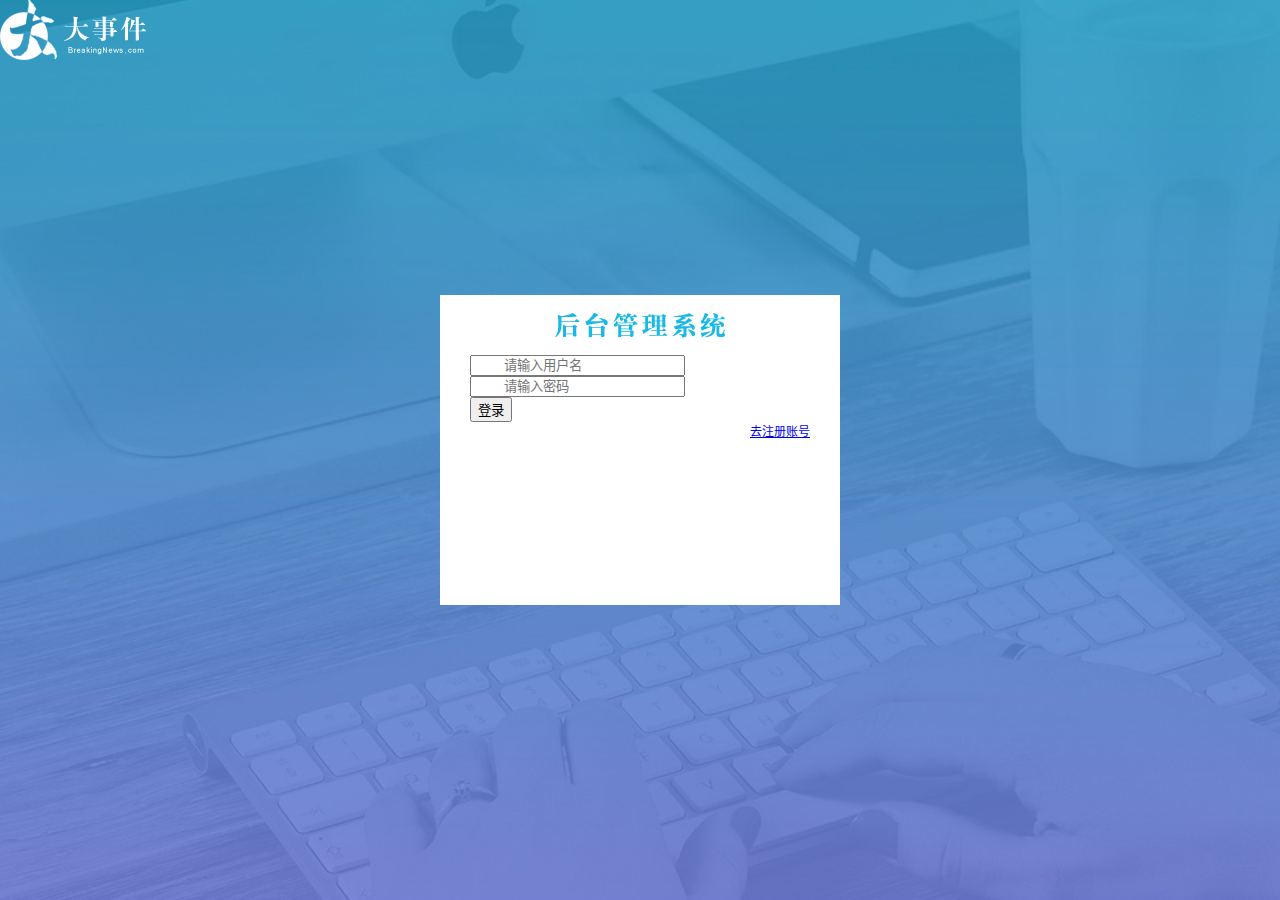
<file: login.html>
<!DOCTYPE html>
<html lang="zh-CN">

<head>
    <meta charset="UTF-8">
    <meta http-equiv="X-UA-Compatible" content="IE=edge">
    <meta name="viewport" content="width=device-width, initial-scale=1.0">
    <title>大事件-登录/注册</title>
    <link rel="stylesheet" href="https://cdn.staticfile.org/layui/2.6.8/css/layui.min.css">
    <link rel="stylesheet" href="/assets/css/login.css">
</head>

<body>
    <!-- Logo 区域-->
    <div class="layui-main">
        <img src="/assets/images/logo.png" alt="">
    </div>
    <!-- 登录/注册 区域 -->
    <div class="loginAndRegBox">
        <div class="title-box"></div>
        <!-- 登录盒子 -->
        <div class="login-box">
            <form class="layui-form" id="form_login">
                <div class="layui-form-item">
                    <i class="layui-icon layui-icon-username"></i>
                    <input type="text" name="username" required lay-verify="required" placeholder="请输入用户名" autocomplete="off" class="layui-input">
                </div>
                <div class="layui-form-item">
                    <i class="layui-icon layui-icon-password"></i>
                    <input type="password" name="password" required lay-verify="required|pwd" placeholder="请输入密码" autocomplete="off" class="layui-input">
                </div>
                <div class="layui-form-item">
                    <button class="layui-btn layui-btn-fluid layui-btn-normal" lay-submit lay-filter>登录</button>
                </div>
                <div class="layui-form-item links">
                    <a href="javascript:;" id="link_reg">去注册账号</a>
                </div>
            </form>

        </div>
        <!-- 注册盒子 -->
        <div class="reg-box">
            <form class="layui-form" id="form_reg">
                <div class="layui-form-item">
                    <i class="layui-icon layui-icon-username"></i>
                    <input type="text" name="username" required lay-verify="required" placeholder="请输入用户名" autocomplete="off" class="layui-input">
                </div>
                <div class="layui-form-item">
                    <i class="layui-icon layui-icon-password"></i>
                    <input type="password" name="password" required lay-verify="required|pwd" placeholder="请输入密码" autocomplete="off" class="layui-input">
                </div>
                <div class="layui-form-item">
                    <i class="layui-icon layui-icon-password"></i>
                    <input type="password" name="repassword" required lay-verify="required|pwd|repwd" placeholder="再次输入密码" autocomplete="off" class="layui-input">
                </div>
                <div class="layui-form-item">
                    <button class="layui-btn layui-btn-fluid layui-btn-normal" lay-submit lay-filter>注册</button>
                </div>
                <div class="layui-form-item links">
                    <a href="javascript:;" id="link_login">去登录</a>
                </div>
            </form>
        </div>
    </div>
</body>
<script src="https://cdn.staticfile.org/layui/2.6.8/layui.min.js"></script>
<script src="https://cdn.staticfile.org/jquery/3.6.0/jquery.min.js"></script>
<script src="/assets/js/baseAPI.js"></script>
<script src="/assets/js/login.js"></script>

</html>
</file>
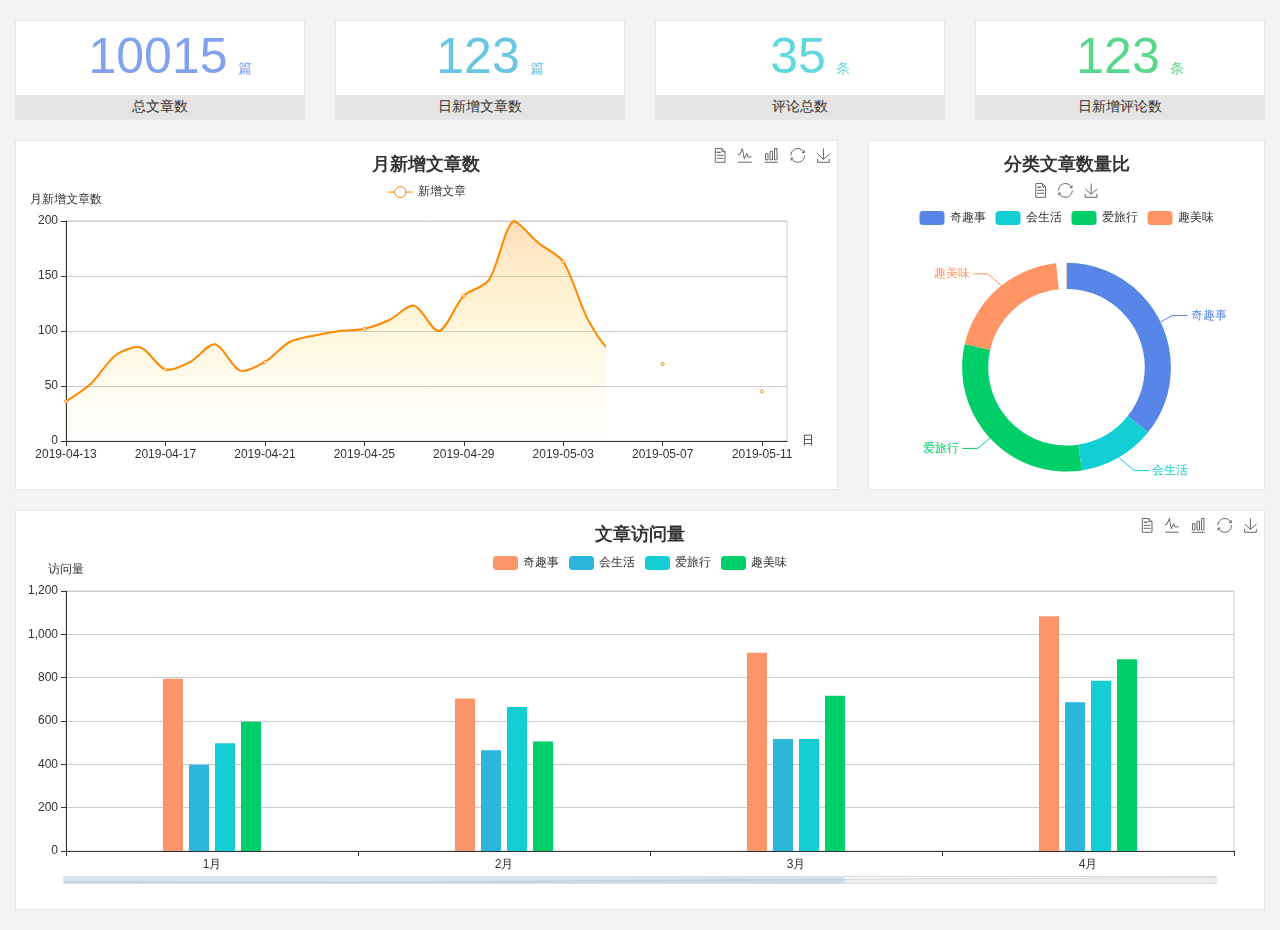
<file: home/dashboard.html>
<!DOCTYPE html>
<html lang="en">

<head>
  <meta charset="UTF-8">
  <meta name="viewport" content="width=device-width, initial-scale=1.0">
  <meta http-equiv="X-UA-Compatible" content="ie=edge">
  <title>图表统计</title>
  <link rel="stylesheet" href="../../assets/lib/bootstrap.css" />
  <link rel="stylesheet" href="../../assets/lib/main.css" />
  <script src="../../assets/lib/jquery.js"></script>
  <script type="text/javascript" src="../../assets/lib/echarts.min.js"></script>
</head>

<body>
  <div class="container-fluid">
    <div class="row spannel_list">
      <div class="col-sm-3 col-xs-6">
        <div class="spannel">
          <em>10015</em><span>篇</span>
          <b>总文章数</b>
        </div>
      </div>
      <div class="col-sm-3 col-xs-6">
        <div class="spannel scolor01">
          <em>123</em><span>篇</span>
          <b>日新增文章数</b>
        </div>
      </div>
      <div class="col-sm-3 col-xs-6">
        <div class="spannel scolor02">
          <em>35</em><span>条</span>
          <b>评论总数</b>
        </div>
      </div>
      <div class="col-sm-3 col-xs-6">
        <div class="spannel scolor03">
          <em>123</em><span>条</span>
          <b>日新增评论数</b>
        </div>
      </div>
    </div>
  </div>

  <div class="container-fluid">
    <div class="row curve-pie">
      <div class="col-lg-8 col-md-8">
        <div class="gragh_pannel" id="curve_show"></div>
      </div>
      <div class="col-lg-4 col-md-4">
        <div class="gragh_pannel" id="pie_show"></div>
      </div>
    </div>
  </div>

  <div class="container-fluid">
    <div class="column_pannel" id="column_show"></div>
  </div>

  <script>
    var oChart = echarts.init(document.getElementById('curve_show'));
    var aList_all = [
      { 'count': 36, 'date': '2019-04-13' },
      { 'count': 52, 'date': '2019-04-14' },
      { 'count': 78, 'date': '2019-04-15' },
      { 'count': 85, 'date': '2019-04-16' },
      { 'count': 65, 'date': '2019-04-17' },
      { 'count': 72, 'date': '2019-04-18' },
      { 'count': 88, 'date': '2019-04-19' },
      { 'count': 64, 'date': '2019-04-20' },
      { 'count': 72, 'date': '2019-04-21' },
      { 'count': 90, 'date': '2019-04-22' },
      { 'count': 96, 'date': '2019-04-23' },
      { 'count': 100, 'date': '2019-04-24' },
      { 'count': 102, 'date': '2019-04-25' },
      { 'count': 110, 'date': '2019-04-26' },
      { 'count': 123, 'date': '2019-04-27' },
      { 'count': 100, 'date': '2019-04-28' },
      { 'count': 132, 'date': '2019-04-29' },
      { 'count': 146, 'date': '2019-04-30' },
      { 'count': 200, 'date': '2019-05-01' },
      { 'count': 180, 'date': '2019-05-02' },
      { 'count': 163, 'date': '2019-05-03' },
      { 'count': 110, 'date': '2019-05-04' },
      { 'count': 80, 'date': '2019-05-05' },
      { 'count': 82, 'date': '2019-05-06' },
      { 'count': 70, 'date': '2019-05-07' },
      { 'count': 65, 'date': '2019-05-08' },
      { 'count': 54, 'date': '2019-05-09' },
      { 'count': 40, 'date': '2019-05-10' },
      { 'count': 45, 'date': '2019-05-11' },
      { 'count': 38, 'date': '2019-05-12' },
    ];

    let aCount = [];
    let aDate = [];

    for (var i = 0; i < aList_all.length; i++) {
      aCount.push(aList_all[i].count);
      aDate.push(aList_all[i].date);
    }

    var chartopt = {
      title: {
        text: '月新增文章数',
        left: 'center',
        top: '10'
      },
      tooltip: {
        trigger: 'axis'
      },
      legend: {
        data: ['新增文章'],
        top: '40'
      },
      toolbox: {
        show: true,
        feature: {
          mark: { show: true },
          dataView: { show: true, readOnly: false },
          magicType: { show: true, type: ['line', 'bar'] },
          restore: { show: true },
          saveAsImage: { show: true }
        }
      },
      calculable: true,
      xAxis: [
        {
          name: '日',
          type: 'category',
          boundaryGap: false,
          data: aDate
        }
      ],
      yAxis: [
        {
          name: '月新增文章数',
          type: 'value'
        }
      ],
      series: [
        {
          name: '新增文章',
          type: 'line',
          smooth: true,
          itemStyle: { normal: { areaStyle: { type: 'default' }, color: '#f80' }, lineStyle: { color: '#f80' } },
          data: aCount
        }],
      areaStyle: {
        normal: {
          color: new echarts.graphic.LinearGradient(0, 0, 0, 1, [{
            offset: 0,
            color: 'rgba(255,136,0,0.39)'
          }, {
            offset: .34,
            color: 'rgba(255,180,0,0.25)'
          }, {
            offset: 1,
            color: 'rgba(255,222,0,0.00)'
          }])

        }
      },
      grid: {
        show: true,
        x: 50,
        x2: 50,
        y: 80,
        height: 220
      }
    };

    oChart.setOption(chartopt);


    var oPie = echarts.init(document.getElementById('pie_show'));
    var oPieopt =
    {
      title: {
        top: 10,
        text: '分类文章数量比',
        x: 'center'
      },
      tooltip: {
        trigger: 'item',
        formatter: "{a} <br/>{b} : {c} ({d}%)"
      },
      color: ['#5885e8', '#13cfd5', '#00ce68', '#ff9565'],
      legend: {
        x: 'center',
        top: 65,
        data: ['奇趣事', '会生活', '爱旅行', '趣美味']
      },
      toolbox: {
        show: true,
        x: 'center',
        top: 35,
        feature: {
          mark: { show: true },
          dataView: { show: true, readOnly: false },
          magicType: {
            show: true,
            type: ['pie', 'funnel'],
            option: {
              funnel: {
                x: '25%',
                width: '50%',
                funnelAlign: 'left',
                max: 1548
              }
            }
          },
          restore: { show: true },
          saveAsImage: { show: true }
        }
      },
      calculable: true,
      series: [
        {
          name: '访问来源',
          type: 'pie',
          radius: ['45%', '60%'],
          center: ['50%', '65%'],
          data: [
            { value: 300, name: '奇趣事' },
            { value: 100, name: '会生活' },
            { value: 260, name: '爱旅行' },
            { value: 180, name: '趣美味' }
          ]
        }
      ]
    };
    oPie.setOption(oPieopt);



    var oColumn = this.echarts.init(document.getElementById('column_show'));
    var oColumnopt =
    {
      title: {
        text: '文章访问量',
        left: 'center',
        top: '10'
      },
      tooltip: {
        trigger: 'axis'
      },
      legend: {
        data: ['奇趣事', '会生活', '爱旅行', '趣美味'],
        top: '40'
      },
      toolbox: {
        show: true,
        feature: {
          mark: { show: true },
          dataView: { show: true, readOnly: false },
          magicType: { show: true, type: ['line', 'bar'] },
          restore: { show: true },
          saveAsImage: { show: true }
        }
      },
      calculable: true,
      xAxis: [
        {
          type: 'category',
          data: ['1月', '2月', '3月', '4月', '5月']
        }
      ],
      yAxis: [
        {
          name: '访问量',
          type: 'value'
        }
      ],
      series: [
        {
          name: '奇趣事',
          type: 'bar',
          barWidth: 20,
          itemStyle: {
            normal: { areaStyle: { type: 'default' }, color: '#fd956a' }
          },
          data: [800, 708, 920, 1090, 1200]
        },
        {
          name: '会生活',
          type: 'bar',
          barWidth: 20,
          itemStyle: {
            normal: { areaStyle: { type: 'default' }, color: '#2bb6db' }
          },
          data: [400, 468, 520, 690, 800]
        },
        {
          name: '爱旅行',
          type: 'bar',
          barWidth: 20,
          itemStyle: {
            normal: { areaStyle: { type: 'default' }, color: '#13cfd5' }
          },
          data: [500, 668, 520, 790, 900]
        },
        {
          name: '趣美味',
          type: 'bar',
          barWidth: 20,
          itemStyle: {
            normal: { areaStyle: { type: 'default' }, color: '#00ce68' }
          },
          data: [600, 508, 720, 890, 1000]
        }
      ],
      grid: {
        show: true,
        x: 50,
        x2: 30,
        y: 80,
        height: 260
      },
      dataZoom: [//给x轴设置滚动条
        {
          start: 0,//默认为0
          end: 100 - 1000 / 31,//默认为100
          type: 'slider',
          show: true,
          xAxisIndex: [0],
          handleSize: 0,//滑动条的 左右2个滑动条的大小
          height: 8,//组件高度
          left: 45, //左边的距离
          right: 50,//右边的距离
          bottom: 26,//右边的距离
          handleColor: '#ddd',//h滑动图标的颜色
          handleStyle: {
            borderColor: "#cacaca",
            borderWidth: "1",
            shadowBlur: 2,
            background: "#ddd",
            shadowColor: "#ddd",
          }
        }]
    };
    oColumn.setOption(oColumnopt);
  </script>
</body>

</html>
</file>
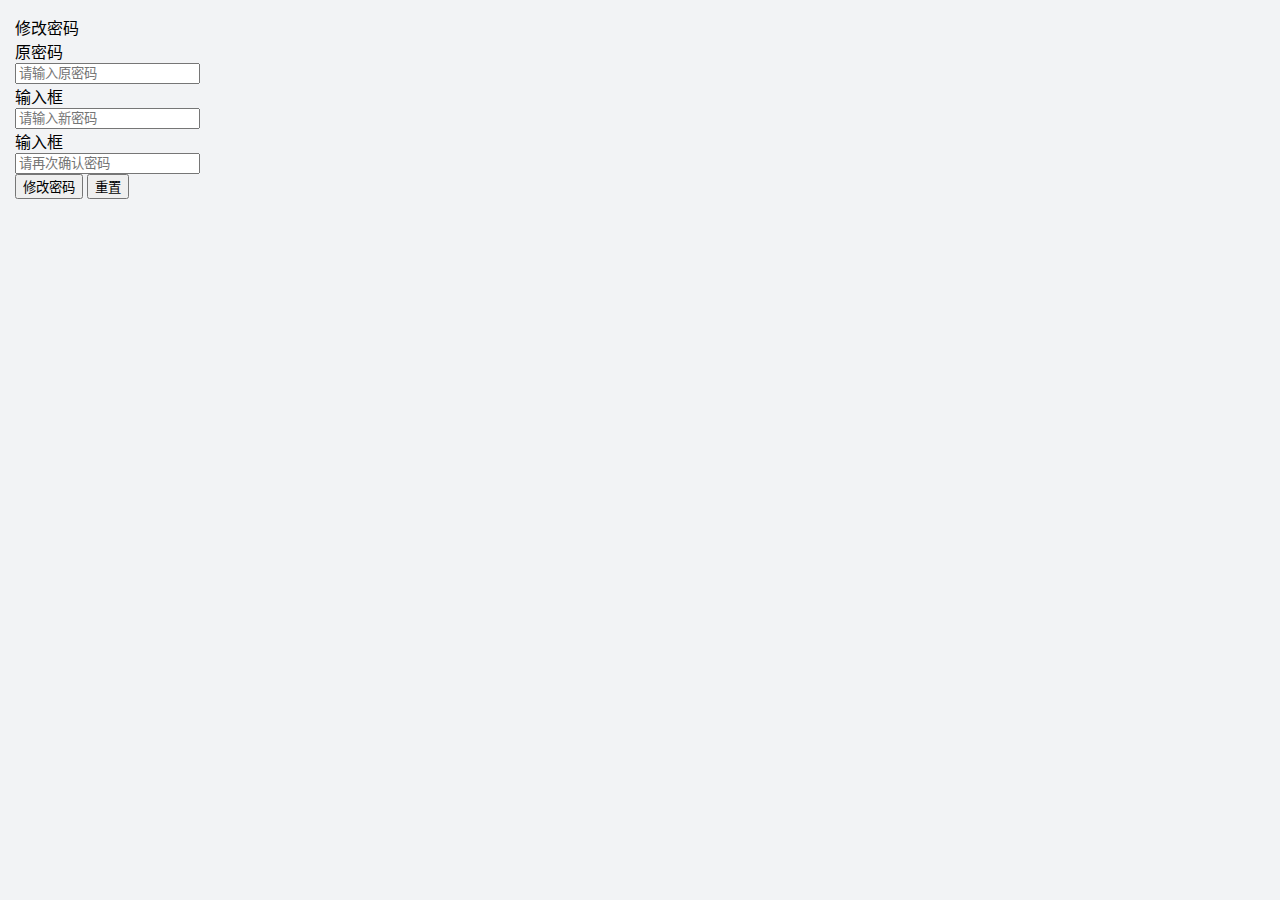
<file: user/use_pwd.html>
<!DOCTYPE html>
<html lang="zh-CN">

<head>
    <meta charset="UTF-8">
    <meta http-equiv="X-UA-Compatible" content="IE=edge">
    <meta name="viewport" content="width=device-width, initial-scale=1.0">
    <title>Document</title>
    <link rel="stylesheet" href="https://cdn.staticfile.org/layui/2.6.8/css/layui.min.css">
    <link rel="stylesheet" href="../assets/css/user/user_pwd.css">
</head>
</head>

<body>
    <div class="layui-card">
        <div class="layui-card-header">修改密码</div>
        <div class="layui-card-body">
            <form class="layui-form">
                <div class="layui-form-item">
                    <label class="layui-form-label">原密码</label>
                    <div class="layui-input-block">
                        <input type="password" name="oldPwd" required lay-verify="required|pwd" placeholder="请输入原密码" autocomplete="off" class="layui-input">
                    </div>
                </div>
                <div class="layui-form-item">
                    <label class="layui-form-label">输入框</label>
                    <div class="layui-input-block">
                        <input type="password" name="newPwd" required lay-verify="required|pwd|samePwd" placeholder="请输入新密码" autocomplete="off" class="layui-input">
                    </div>
                </div>
                <div class="layui-form-item">
                    <label class="layui-form-label">输入框</label>
                    <div class="layui-input-block">
                        <input type="password" name="rePwd" required lay-verify="required|pwd|rePwd" placeholder="请再次确认密码" autocomplete="off" class="layui-input">
                    </div>
                </div>
                <div class="layui-form-item">
                    <div class="layui-input-block">
                        <button class="layui-btn" lay-submit lay-filter="formDemo">修改密码</button>
                        <button type="reset" class="layui-btn layui-btn-primary">重置</button>
                    </div>
                </div>
            </form>
        </div>
    </div>


    <script src="https://cdn.staticfile.org/layui/2.6.8/layui.min.js"></script>
    <script src="https://cdn.staticfile.org/jquery/3.6.0/jquery.min.js"></script>
    <script src="/assets/js/baseAPI.js"></script>
    <script src="/assets/js/use/user_pwd.js"></script>
</body>

</html>
</file>
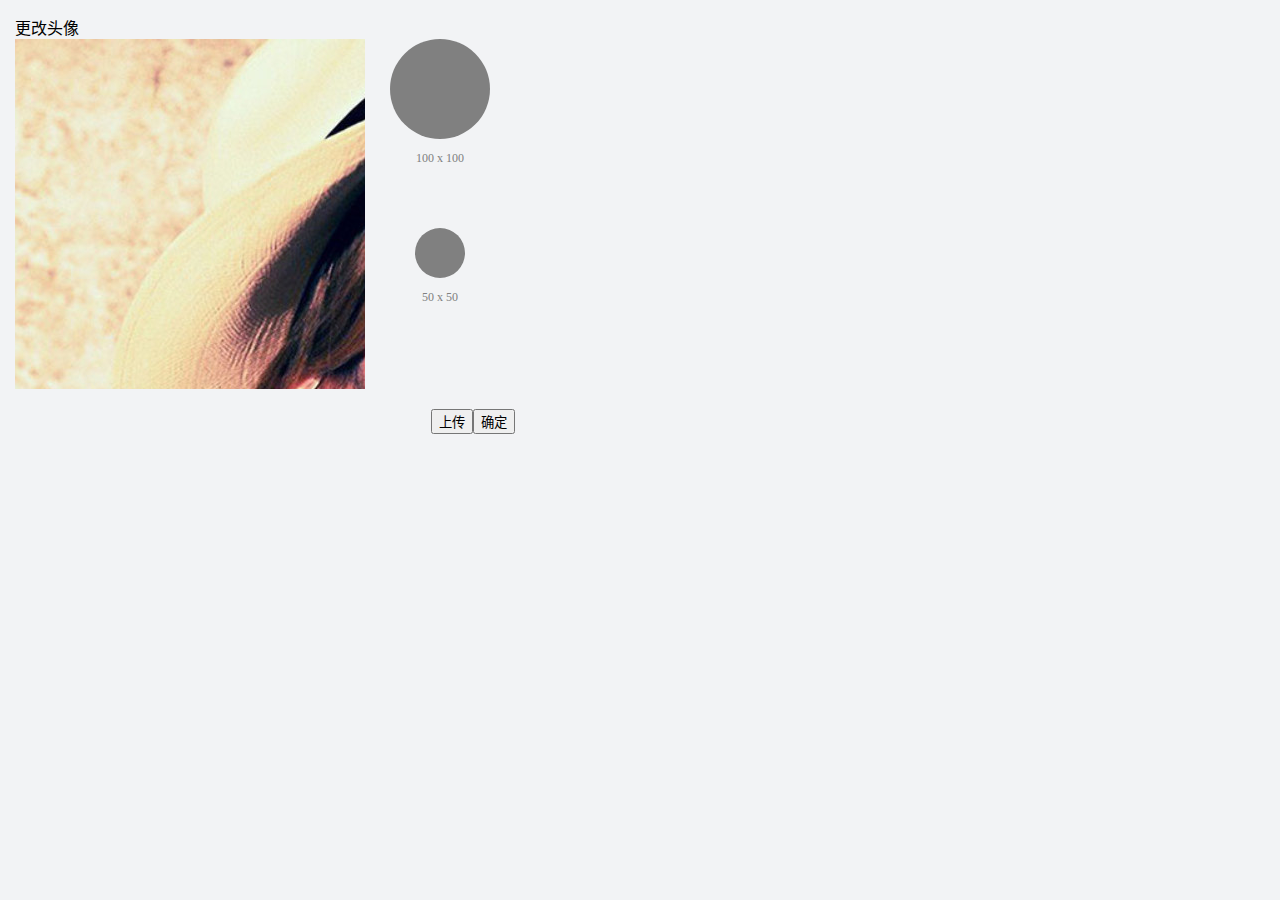
<file: user/user_avatar.html>
<!DOCTYPE html>
<html lang="zh-CN">

<head>
    <meta charset="UTF-8">
    <meta http-equiv="X-UA-Compatible" content="IE=edge">
    <meta name="viewport" content="width=device-width, initial-scale=1.0">
    <title>Document</title>
    <link rel="stylesheet" href="https://cdn.staticfile.org/layui/2.6.8/css/layui.min.css">
    <link rel="stylesheet" href="/assets/lib/cropper/cropper.css" />
    <link rel="stylesheet" href="../assets/css/user/user_avatar.css">
</head>

<body>
    <div class="layui-card">
        <div class="layui-card-header">更改头像</div>
        <div class="layui-card-body">
            <!-- 第一行的图片裁剪和预览区域 -->
            <div class="row1">
                <!-- 图片裁剪区域 -->
                <div class="cropper-box">
                    <!-- 这个 img 标签很重要，将来会把它初始化为裁剪区域 -->
                    <img id="image" src="/assets/images/sample.jpg" />
                </div>
                <!-- 图片的预览区域 -->
                <div class="preview-box">
                    <div>
                        <!-- 宽高为 100px 的预览区域 -->
                        <div class="img-preview w100"></div>
                        <p class="size">100 x 100</p>
                    </div>
                    <div>
                        <!-- 宽高为 50px 的预览区域 -->
                        <div class="img-preview w50"></div>
                        <p class="size">50 x 50</p>
                    </div>
                </div>
            </div>

            <!-- 第二行的按钮区域 -->
            <div class="row2">
                <input type="file" id="file" accept="image/png,image/jpeg">
                <button type="button" class="layui-btn" id="btnChoosefile">上传</button>
                <button type="button" class="layui-btn layui-btn-danger" id="btnUpload">确定</button>
            </div>
        </div>
    </div>


    <script src="https://cdn.staticfile.org/layui/2.6.8/layui.min.js"></script>
    <script src="https://cdn.staticfile.org/jquery/3.6.0/jquery.min.js"></script>
    <script src="/assets/lib/cropper/Cropper.js"></script>
    <script src="/assets/lib/cropper/jquery-cropper.js"></script>
    <script src="/assets/js/baseAPI.js"></script>
    <script src="/assets/js/use/user_avatar.js"></script>
</body>

</html>
</file>
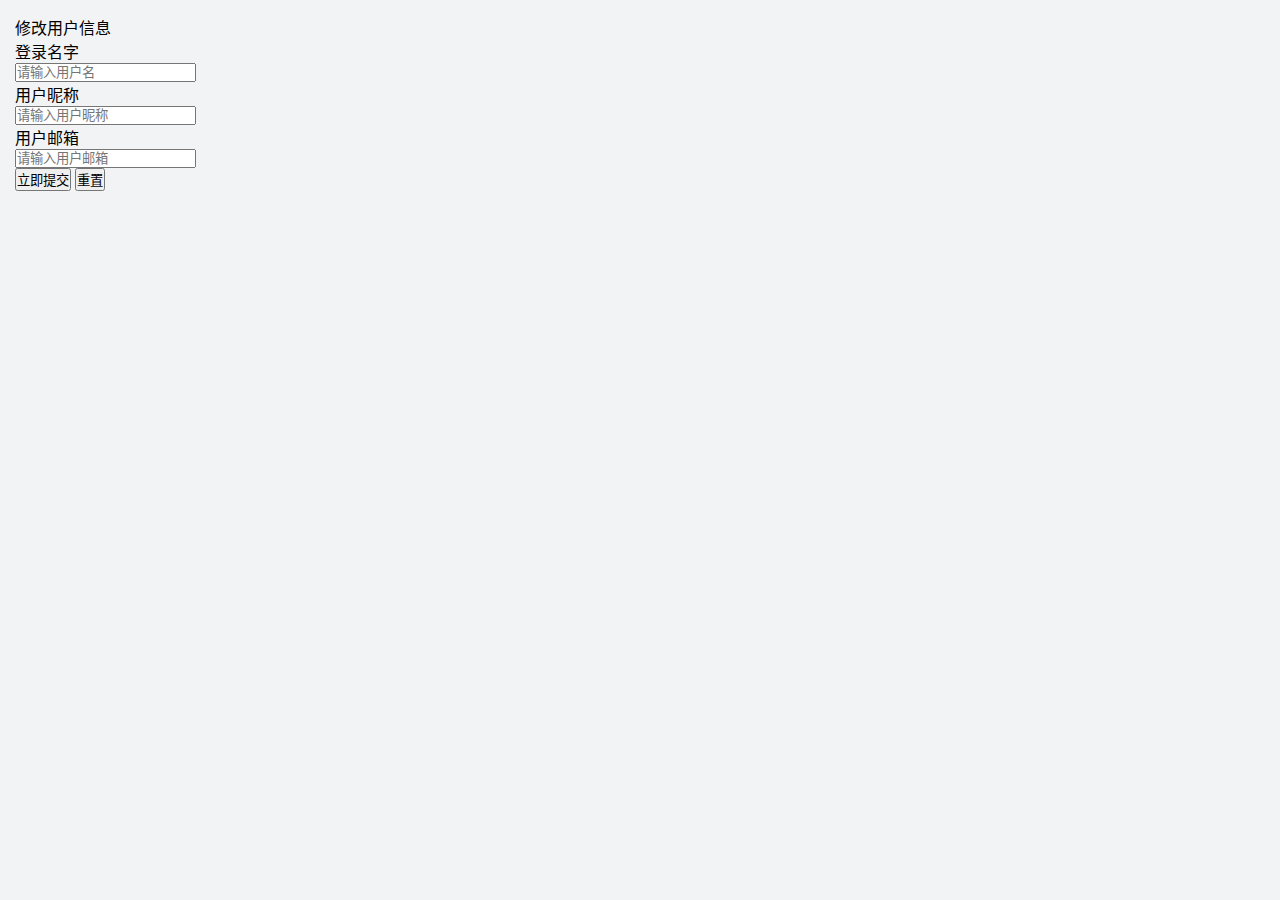
<file: user/user_info.html>
<!DOCTYPE html>
<html lang="zh-CN">

<head>
    <meta charset="UTF-8">
    <meta http-equiv="X-UA-Compatible" content="IE=edge">
    <meta name="viewport" content="width=device-width, initial-scale=1.0">
    <title>Document</title>
    <link rel="stylesheet" href="https://cdn.staticfile.org/layui/2.6.8/css/layui.min.css">
    <link rel="stylesheet" href="../assets/css/user/user_info.css">
</head>

<body>
    <div class="layui-card">
        <div class="layui-card-header">修改用户信息</div>
        <div class="layui-card-body">
            <form class="layui-form" lay-filter="formUserInfo">
                <!-- 这是隐藏域 -->
                <input type="hidden" name="id" value="">
                <div class="layui-form-item">
                    <label class="layui-form-label">登录名字</label>
                    <div class="layui-input-block">
                        <input type="text" name="username" required lay-verify="required" placeholder="请输入用户名" autocomplete="off" class="layui-input" readonly>
                    </div>
                </div>
                <div class="layui-form-item">
                    <label class="layui-form-label">用户昵称</label>
                    <div class="layui-input-block">
                        <input type="text" name="nickname" required lay-verify="required|nickname" placeholder="请输入用户昵称" autocomplete="off" class="layui-input">
                    </div>
                </div>
                <div class="layui-form-item">
                    <label class="layui-form-label">用户邮箱</label>
                    <div class="layui-input-block">
                        <input type="text" name="email" required lay-verify="required|email" placeholder="请输入用户邮箱" autocomplete="off" class="layui-input">
                    </div>
                </div>
                <div class="layui-form-item">
                    <div class="layui-input-block">
                        <button class="layui-btn" lay-submit lay-filter="formDemo">立即提交</button>
                        <button type="reset" class="layui-btn layui-btn-primary" id="btnReset">重置</button>
                    </div>
                </div>
            </form>
        </div>
    </div>
    <script src="https://cdn.staticfile.org/layui/2.6.8/layui.min.js"></script>
    <script src="https://cdn.staticfile.org/jquery/3.6.0/jquery.min.js"></script>
    <script src="/assets/js/baseAPI.js"></script>
    <script src="/assets/js/use/user_info.js"></script>
</body>

</html>
</file>
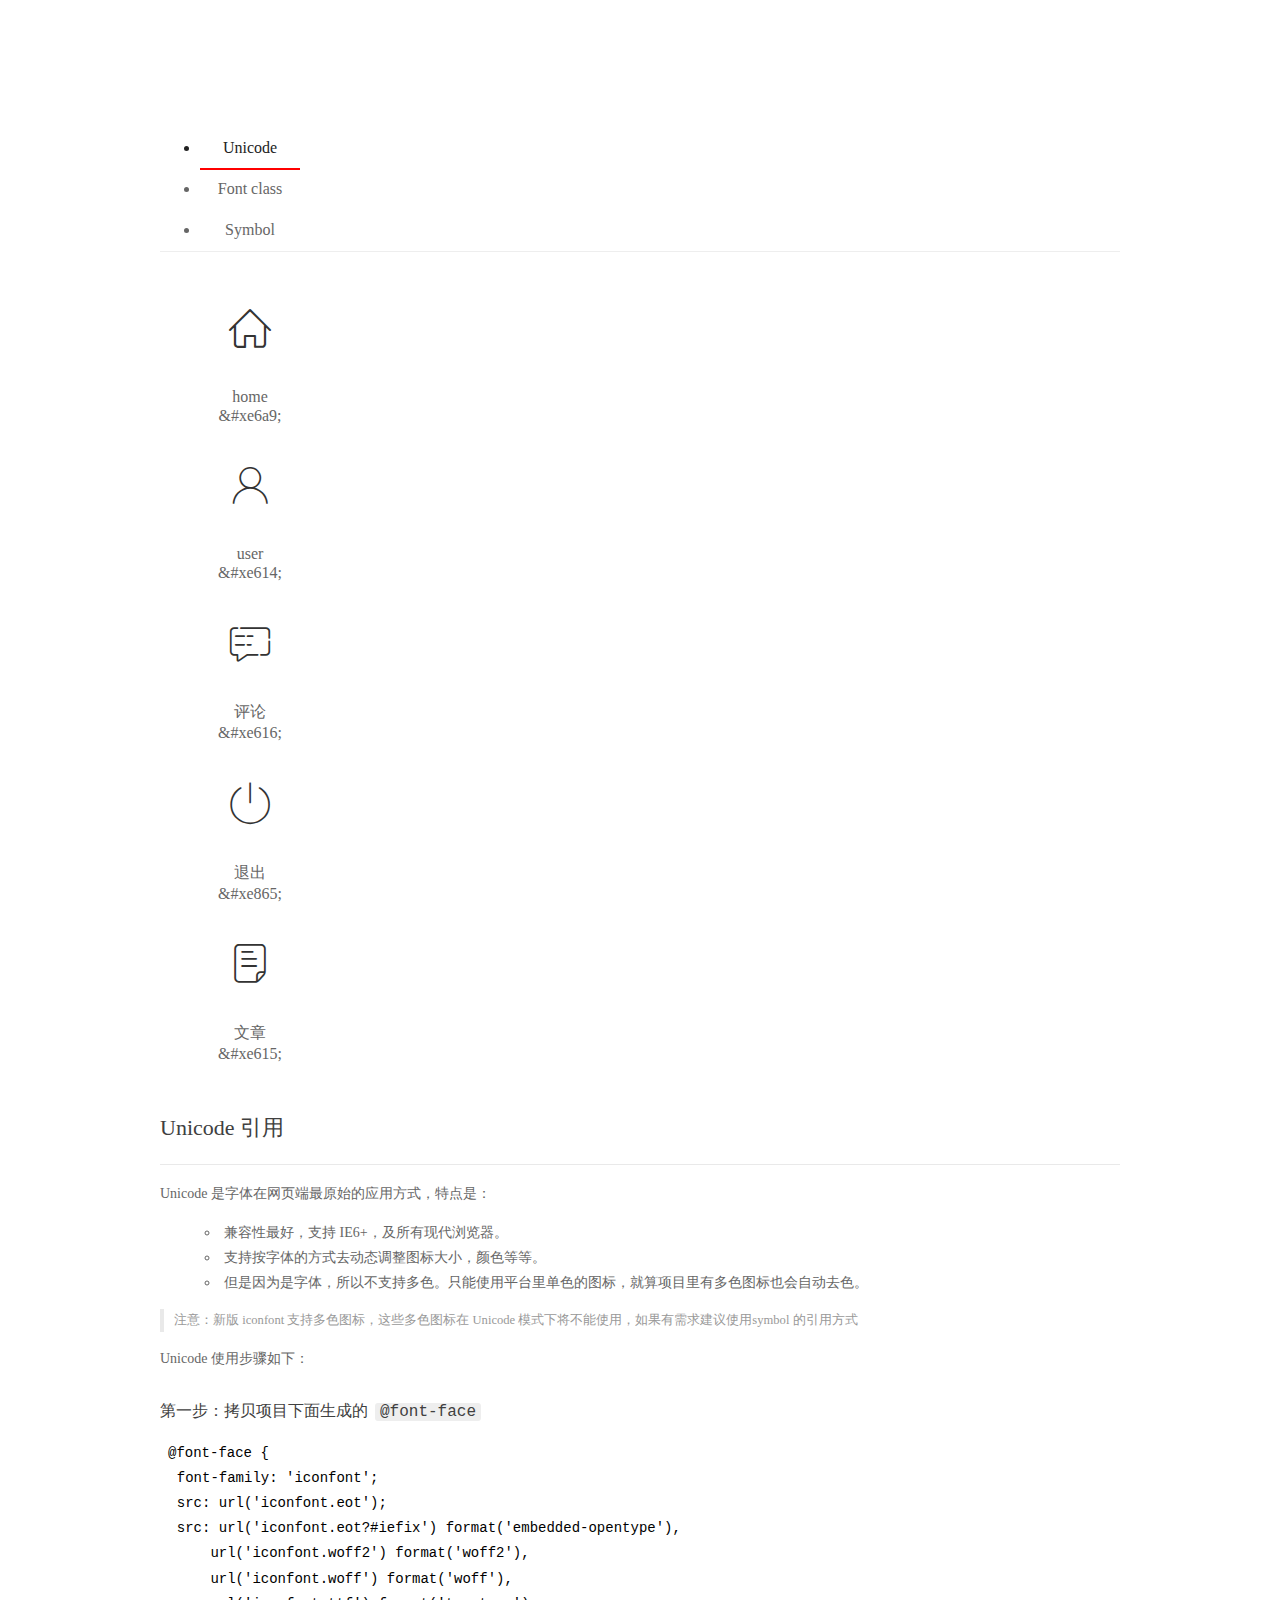
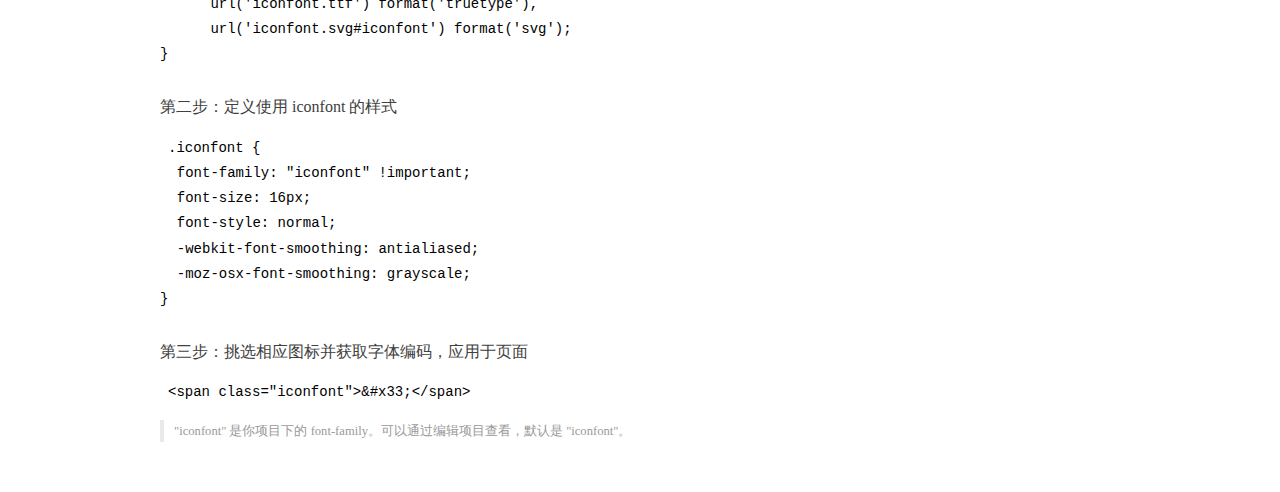
<file: assets/fonts/demo_index.html>
<!DOCTYPE html>
<html>
<head>
  <meta charset="utf-8"/>
  <title>IconFont Demo</title>
  <link rel="shortcut icon" href="https://gtms04.alicdn.com/tps/i4/TB1_oz6GVXXXXaFXpXXJDFnIXXX-64-64.ico" type="image/x-icon"/>
  <link rel="stylesheet" href="https://g.alicdn.com/thx/cube/1.3.2/cube.min.css">
  <link rel="stylesheet" href="demo.css">
  <link rel="stylesheet" href="iconfont.css">
  <script src="iconfont.js"></script>
  <!-- jQuery -->
  <script src="https://a1.alicdn.com/oss/uploads/2018/12/26/7bfddb60-08e8-11e9-9b04-53e73bb6408b.js"></script>
  <!-- 代码高亮 -->
  <script src="https://a1.alicdn.com/oss/uploads/2018/12/26/a3f714d0-08e6-11e9-8a15-ebf944d7534c.js"></script>
</head>
<body>
  <div class="main">
    <h1 class="logo"><a href="https://www.iconfont.cn/" title="iconfont 首页" target="_blank">&#xe86b;</a></h1>
    <div class="nav-tabs">
      <ul id="tabs" class="dib-box">
        <li class="dib active"><span>Unicode</span></li>
        <li class="dib"><span>Font class</span></li>
        <li class="dib"><span>Symbol</span></li>
      </ul>
      
    </div>
    <div class="tab-container">
      <div class="content unicode" style="display: block;">
          <ul class="icon_lists dib-box">
          
            <li class="dib">
              <span class="icon iconfont">&#xe6a9;</span>
                <div class="name">home</div>
                <div class="code-name">&amp;#xe6a9;</div>
              </li>
          
            <li class="dib">
              <span class="icon iconfont">&#xe614;</span>
                <div class="name">user</div>
                <div class="code-name">&amp;#xe614;</div>
              </li>
          
            <li class="dib">
              <span class="icon iconfont">&#xe616;</span>
                <div class="name">评论</div>
                <div class="code-name">&amp;#xe616;</div>
              </li>
          
            <li class="dib">
              <span class="icon iconfont">&#xe865;</span>
                <div class="name">退出</div>
                <div class="code-name">&amp;#xe865;</div>
              </li>
          
            <li class="dib">
              <span class="icon iconfont">&#xe615;</span>
                <div class="name">文章</div>
                <div class="code-name">&amp;#xe615;</div>
              </li>
          
          </ul>
          <div class="article markdown">
          <h2 id="unicode-">Unicode 引用</h2>
          <hr>

          <p>Unicode 是字体在网页端最原始的应用方式，特点是：</p>
          <ul>
            <li>兼容性最好，支持 IE6+，及所有现代浏览器。</li>
            <li>支持按字体的方式去动态调整图标大小，颜色等等。</li>
            <li>但是因为是字体，所以不支持多色。只能使用平台里单色的图标，就算项目里有多色图标也会自动去色。</li>
          </ul>
          <blockquote>
            <p>注意：新版 iconfont 支持多色图标，这些多色图标在 Unicode 模式下将不能使用，如果有需求建议使用symbol 的引用方式</p>
          </blockquote>
          <p>Unicode 使用步骤如下：</p>
          <h3 id="-font-face">第一步：拷贝项目下面生成的 <code>@font-face</code></h3>
<pre><code class="language-css"
>@font-face {
  font-family: 'iconfont';
  src: url('iconfont.eot');
  src: url('iconfont.eot?#iefix') format('embedded-opentype'),
      url('iconfont.woff2') format('woff2'),
      url('iconfont.woff') format('woff'),
      url('iconfont.ttf') format('truetype'),
      url('iconfont.svg#iconfont') format('svg');
}
</code></pre>
          <h3 id="-iconfont-">第二步：定义使用 iconfont 的样式</h3>
<pre><code class="language-css"
>.iconfont {
  font-family: "iconfont" !important;
  font-size: 16px;
  font-style: normal;
  -webkit-font-smoothing: antialiased;
  -moz-osx-font-smoothing: grayscale;
}
</code></pre>
          <h3 id="-">第三步：挑选相应图标并获取字体编码，应用于页面</h3>
<pre>
<code class="language-html"
>&lt;span class="iconfont"&gt;&amp;#x33;&lt;/span&gt;
</code></pre>
          <blockquote>
            <p>"iconfont" 是你项目下的 font-family。可以通过编辑项目查看，默认是 "iconfont"。</p>
          </blockquote>
          </div>
      </div>
      <div class="content font-class">
        <ul class="icon_lists dib-box">
          
          <li class="dib">
            <span class="icon iconfont icon-home"></span>
            <div class="name">
              home
            </div>
            <div class="code-name">.icon-home
            </div>
          </li>
          
          <li class="dib">
            <span class="icon iconfont icon-user"></span>
            <div class="name">
              user
            </div>
            <div class="code-name">.icon-user
            </div>
          </li>
          
          <li class="dib">
            <span class="icon iconfont icon-pinglun"></span>
            <div class="name">
              评论
            </div>
            <div class="code-name">.icon-pinglun
            </div>
          </li>
          
          <li class="dib">
            <span class="icon iconfont icon-tuichu"></span>
            <div class="name">
              退出
            </div>
            <div class="code-name">.icon-tuichu
            </div>
          </li>
          
          <li class="dib">
            <span class="icon iconfont icon-16"></span>
            <div class="name">
              文章
            </div>
            <div class="code-name">.icon-16
            </div>
          </li>
          
        </ul>
        <div class="article markdown">
        <h2 id="font-class-">font-class 引用</h2>
        <hr>

        <p>font-class 是 Unicode 使用方式的一种变种，主要是解决 Unicode 书写不直观，语意不明确的问题。</p>
        <p>与 Unicode 使用方式相比，具有如下特点：</p>
        <ul>
          <li>兼容性良好，支持 IE8+，及所有现代浏览器。</li>
          <li>相比于 Unicode 语意明确，书写更直观。可以很容易分辨这个 icon 是什么。</li>
          <li>因为使用 class 来定义图标，所以当要替换图标时，只需要修改 class 里面的 Unicode 引用。</li>
          <li>不过因为本质上还是使用的字体，所以多色图标还是不支持的。</li>
        </ul>
        <p>使用步骤如下：</p>
        <h3 id="-fontclass-">第一步：引入项目下面生成的 fontclass 代码：</h3>
<pre><code class="language-html">&lt;link rel="stylesheet" href="./iconfont.css"&gt;
</code></pre>
        <h3 id="-">第二步：挑选相应图标并获取类名，应用于页面：</h3>
<pre><code class="language-html">&lt;span class="iconfont icon-xxx"&gt;&lt;/span&gt;
</code></pre>
        <blockquote>
          <p>"
            iconfont" 是你项目下的 font-family。可以通过编辑项目查看，默认是 "iconfont"。</p>
        </blockquote>
      </div>
      </div>
      <div class="content symbol">
          <ul class="icon_lists dib-box">
          
            <li class="dib">
                <svg class="icon svg-icon" aria-hidden="true">
                  <use xlink:href="#icon-home"></use>
                </svg>
                <div class="name">home</div>
                <div class="code-name">#icon-home</div>
            </li>
          
            <li class="dib">
                <svg class="icon svg-icon" aria-hidden="true">
                  <use xlink:href="#icon-user"></use>
                </svg>
                <div class="name">user</div>
                <div class="code-name">#icon-user</div>
            </li>
          
            <li class="dib">
                <svg class="icon svg-icon" aria-hidden="true">
                  <use xlink:href="#icon-pinglun"></use>
                </svg>
                <div class="name">评论</div>
                <div class="code-name">#icon-pinglun</div>
            </li>
          
            <li class="dib">
                <svg class="icon svg-icon" aria-hidden="true">
                  <use xlink:href="#icon-tuichu"></use>
                </svg>
                <div class="name">退出</div>
                <div class="code-name">#icon-tuichu</div>
            </li>
          
            <li class="dib">
                <svg class="icon svg-icon" aria-hidden="true">
                  <use xlink:href="#icon-16"></use>
                </svg>
                <div class="name">文章</div>
                <div class="code-name">#icon-16</div>
            </li>
          
          </ul>
          <div class="article markdown">
          <h2 id="symbol-">Symbol 引用</h2>
          <hr>

          <p>这是一种全新的使用方式，应该说这才是未来的主流，也是平台目前推荐的用法。相关介绍可以参考这篇<a href="">文章</a>
            这种用法其实是做了一个 SVG 的集合，与另外两种相比具有如下特点：</p>
          <ul>
            <li>支持多色图标了，不再受单色限制。</li>
            <li>通过一些技巧，支持像字体那样，通过 <code>font-size</code>, <code>color</code> 来调整样式。</li>
            <li>兼容性较差，支持 IE9+，及现代浏览器。</li>
            <li>浏览器渲染 SVG 的性能一般，还不如 png。</li>
          </ul>
          <p>使用步骤如下：</p>
          <h3 id="-symbol-">第一步：引入项目下面生成的 symbol 代码：</h3>
<pre><code class="language-html">&lt;script src="./iconfont.js"&gt;&lt;/script&gt;
</code></pre>
          <h3 id="-css-">第二步：加入通用 CSS 代码（引入一次就行）：</h3>
<pre><code class="language-html">&lt;style&gt;
.icon {
  width: 1em;
  height: 1em;
  vertical-align: -0.15em;
  fill: currentColor;
  overflow: hidden;
}
&lt;/style&gt;
</code></pre>
          <h3 id="-">第三步：挑选相应图标并获取类名，应用于页面：</h3>
<pre><code class="language-html">&lt;svg class="icon" aria-hidden="true"&gt;
  &lt;use xlink:href="#icon-xxx"&gt;&lt;/use&gt;
&lt;/svg&gt;
</code></pre>
          </div>
      </div>

    </div>
  </div>
  <script>
  $(document).ready(function () {
      $('.tab-container .content:first').show()

      $('#tabs li').click(function (e) {
        var tabContent = $('.tab-container .content')
        var index = $(this).index()

        if ($(this).hasClass('active')) {
          return
        } else {
          $('#tabs li').removeClass('active')
          $(this).addClass('active')

          tabContent.hide().eq(index).fadeIn()
        }
      })
    })
  </script>
</body>
</html>
</file>
<file: assets/css/login.css>
html,
body {
    margin: 0;
    padding: 0;
    height: 100%;
    width: 100%;
    background: url('../images/login_bg.jpg') no-repeat center;
    background-size: cover;
}

.loginAndRegBox {
    width: 400px;
    height: 310px;
    background-color: #fff;
    position: absolute;
    top: 50%;
    left: 50%;
    transform: translate(-50%, -50%);
}

.title-box {
    height: 60px;
    background: url('../images/login_title.png') no-repeat center;
}

.reg-box {
    display: none;
}

.layui-form {
    padding: 0 30px;
}

.links {
    display: flex;
    justify-content: flex-end;
}

.links a {
    font-size: 12px;
}

.layui-form-item {
    position: relative;
}

.layui-icon {
    position: absolute;
    top: 10px;
    left: 10px;
}

.layui-input {
    padding-left: 32px;
}
</file>
<file: assets/lib/main.css>
body{
    font-family:'MicroSoft YaHei';
    background-color: #f2f3f5;
}
.main_wrap{
    position:fixed;
    width:100%;
    height:100%;
    left:0px;
    top:0px;
    background:url('../images/login_bg.jpg'); 
    background-size:100% 100%; 
  }
.header{
    width:1200px;
    overflow: hidden;
    margin:20px auto 0;
}
.heade .logo{
    float: left;
}
.header .copyright{
    float:right;
    font-size:12px;
    color:#fff;
    text-align:right;
    line-height:20px;
    margin-top:10px;
}
.login_form_con{
    position:absolute;
    left:50%;
    top:50%;
    margin-left:-200px;
    margin-top:-155px;
    width:400px;
    height:310px;
    background-color: #edeff0;
}

.login_form{
    position: relative;
}

.login_form .icon-user{
    position:absolute;
    font-size:16px;
    color:#999;
    left:46px;
    top:12px;
}
.login_form .icon-key{
    position:absolute;
    font-size:18px;
    color:#999;
    left:46px;
    top:78px;
}
.login_title{
    height:60px;
    background:url('../images/login_title.png') center center no-repeat #fff;
}
.input_txt,.input_pass,.input_sub{
    display:block;
    width:334px;
    height:37px;
    padding:0px;
    text-indent:40px;
    border:1px solid #ddd;
    margin:27px auto 0;
    outline:none;
}
.input_sub{
    margin-top:40px;
    height:42px;
    background-color: #19b9e7;
    text-indent:0px;
    font-size:18px;
    color:#fff;
    cursor: pointer;
}
.input_sub:hover{
    background-color: #08a0cc;
}

.sider{
    position:fixed;
    left:0;
    top:0;
    bottom:0;
    width:210px;
    background-color: #323745;
}
.sider .logo{
    display:block;
    height:56px;
    background-color: #242732;
    overflow: hidden;
}
.sider .logo img{
    display:block;
    margin:6px auto 0;
}
.user_info{
    height:79px;
    border-bottom:1px solid #5a5e6b;
}

.user_info img{
    float: left;
    width:40px;
    height:40px;
    border-radius:20px;
    margin:19px 0 0 30px;
}
.user_info span{
    float: left;
    width:120px;
    font-size:12px;
    color:#fff;
    margin:23px 0 0 20px;
}
.user_info b{
    float: left;
    width: 120px;
    font-weight:normal;
    font-size:12px;
    color:#adafb5;
    margin:2px 0 0 20px;
}

.menu .level01{
    height:50px;
    line-height:50px;
}
.menu .level01 a{
    display:block;
    height:50px;
    font-size:12px;
    color:#adafb5;
    overflow: hidden;
}
.menu .level01.active a{
    background-color: #1378f0;
    color:#fff;
}
.menu .level01.active i{
    color:#fff;
}

.menu .level01 a:hover{
    background-color: #1378f0;
    color:#fff;
}
.menu .level01 a:hover i{
    color:#fff;
}
.menu .level01 i{
    color:#61646f;
    font-size:22px;
    float: left;
    margin-left:26px;
}
.menu .level01 span{
    float: left;
    margin-left:10px;
}
.menu .level01 b{
    float: right;
    margin-right:20px;
    font-weight:normal;
    transform:rotate(90deg);
    transition:all 500ms ease;
}

.menu .level01 .rotate0{
    transform:rotate(0deg);
}

.menu .level02{
    background: #242732;
    display:none;
}


.menu .level02 li{
    height:40px;
    line-height:40px;
}
.menu .level02 li a{
    display:block;
    height:40px;
    font-size:12px;
    color:#adafb5;
    overflow: hidden;
}

.menu .level02 li a:hover{
    background-color: #1378f0;
    color:#fff;
}

.menu .level02 li i{
    font-size:12px;
    float: left;
    margin-left:60px;
}
.menu .level02 li span{
    font-size:12px;
    float: left;
    margin-left:5px;
}

.menu .level02 .active a{
    color:#ffae00;
}

.header_bar{
    position:fixed;
    left:210px;
    right:0;
    top:0;
    height:56px;
    background-color: #fff;
}

.main{
    position:fixed;
    left:210px;
    top:56px;
    right:0;
    bottom:0;
    background-color: #f2f3f5;
}

.search_form{
    width:218px;
    height:33px;
    border:1px solid #ddd;
    background-color: #f2f3f5;
    border-radius:16px;
    float: left;
    margin:12px 0 0 27px;
}

.search_form input{
    padding:0px;
    margin:0px;
    border:0px;
    float: left;
    background-color: #f2f3f5;
    font-size:12px;
    width:175px;
    height:31px;
    margin-left:12px;
    outline:none;
   
}

.search_form .icon-search{
    line-height:33px;
    cursor: pointer;
    font-size:18px;
    color:#abaebb;
}
.user_center_link{
    float:right;

}
.user_center_link a{
    line-height:56px;
    font-size:12px;
    color:#999;
    margin-right:15px;
}
.user_center_link a:hover{
    color:#ffae00
}

.user_center_link img{
    width:42px;
    height:42px;
    border-radius:32px;
    margin-right:10px;
}

.spannel_list{
    margin-top:20px;
}

.spannel{
	height:100px;
	overflow:hidden;
	text-align:center;
    position:relative;
    background-color: #fff;
    border:1px solid #e7e7e9;
    margin-bottom:20px;
}

.spannel em{
    font-style:normal;
	font-size:50px;
	line-height:50px;
	display:inline-block;
	margin:10px 0 0 20px;
	font-family:'Arial';
	color:#83a2ed;
}

.spannel span{
	font-size:14px;
	display:inline-block;
	color:#83a2ed;
	margin-left:10px;
}

.spannel b{
	position:absolute;
	left:0;
	bottom:0;
	width:100%;
	line-height:24px;
	background:#e5e5e5;
	color:#333;
	font-size:14px;
	font-weight:normal;
}

.scolor01 em,.scolor01 span{
	color:#6ac6e2;
}

.scolor02 em,.scolor02 span{
	color:#5fd9de;
}

.scolor03 em,.scolor03 span{
	color:#58d88e;
}


.gragh_pannel{
    height:350px;
    border:1px solid #e7e7e9;
    background-color: #fff!important; 
    margin-bottom:20px;  
}

.column_pannel{
    margin-bottom:20px;
    height:400px;
    border:1px solid #e7e7e9;
    background-color: #fff!important;   
}

.common_title{
    line-height:42px;
    background-color: #fbfbfb;
    border:1px solid #e7e7e9;
    margin-top:20px;
    text-indent: 15px;
    font-size:14px;
    color:#333;
}

.common_con{
    border:1px solid #e7e7e9;
    border-top:0px;
    background-color: #fff;
    padding-bottom:20px;
    margin-bottom:20px;
}
.opt_btns{
    margin-top:20px;
}

.mp20{
    margin-top:20px;
}

.pagination{   
   margin:0;
}

.article_form{
    margin-top:20px;
}

.form-group{
    margin-bottom:25px;
}

.form-group label{
    font-weight:normal;
    color:#666;
}

.icon-icondate{
    line-height:16px;
}

.user_pic{
    width:100px;
    height:100px;
    margin-bottom:10px;
}

.article_cover{
    width:200px;
    height:200px;
    margin-bottom:10px;
}
</file>
<file: assets/css/user/user_pwd.css>
html,
body {
    margin: 0;
    padding: 0;
}

body {
    background-color: #f2f3f5;
    padding: 15px;
}

.layui-form {
    width: 500px;
}
</file>
<file: assets/lib/cropper/cropper.css>
/*!
 * Cropper.js v1.5.6
 * https://fengyuanchen.github.io/cropperjs
 *
 * Copyright 2015-present Chen Fengyuan
 * Released under the MIT license
 *
 * Date: 2019-10-04T04:33:44.164Z
 */

.cropper-container {
  direction: ltr;
  font-size: 0;
  line-height: 0;
  position: relative;
  -ms-touch-action: none;
  touch-action: none;
  -webkit-user-select: none;
  -moz-user-select: none;
  -ms-user-select: none;
  user-select: none;
}

.cropper-container img {
  display: block;
  height: 100%;
  image-orientation: 0deg;
  max-height: none !important;
  max-width: none !important;
  min-height: 0 !important;
  min-width: 0 !important;
  width: 100%;
}

.cropper-wrap-box,
.cropper-canvas,
.cropper-drag-box,
.cropper-crop-box,
.cropper-modal {
  bottom: 0;
  left: 0;
  position: absolute;
  right: 0;
  top: 0;
}

.cropper-wrap-box,
.cropper-canvas {
  overflow: hidden;
}

.cropper-drag-box {
  background-color: #fff;
  opacity: 0;
}

.cropper-modal {
  background-color: #000;
  opacity: 0.5;
}

.cropper-view-box {
  display: block;
  height: 100%;
  outline: 1px solid #39f;
  outline-color: rgba(51, 153, 255, 0.75);
  overflow: hidden;
  width: 100%;
}

.cropper-dashed {
  border: 0 dashed #eee;
  display: block;
  opacity: 0.5;
  position: absolute;
}

.cropper-dashed.dashed-h {
  border-bottom-width: 1px;
  border-top-width: 1px;
  height: calc(100% / 3);
  left: 0;
  top: calc(100% / 3);
  width: 100%;
}

.cropper-dashed.dashed-v {
  border-left-width: 1px;
  border-right-width: 1px;
  height: 100%;
  left: calc(100% / 3);
  top: 0;
  width: calc(100% / 3);
}

.cropper-center {
  display: block;
  height: 0;
  left: 50%;
  opacity: 0.75;
  position: absolute;
  top: 50%;
  width: 0;
}

.cropper-center::before,
.cropper-center::after {
  background-color: #eee;
  content: ' ';
  display: block;
  position: absolute;
}

.cropper-center::before {
  height: 1px;
  left: -3px;
  top: 0;
  width: 7px;
}

.cropper-center::after {
  height: 7px;
  left: 0;
  top: -3px;
  width: 1px;
}

.cropper-face,
.cropper-line,
.cropper-point {
  display: block;
  height: 100%;
  opacity: 0.1;
  position: absolute;
  width: 100%;
}

.cropper-face {
  background-color: #fff;
  left: 0;
  top: 0;
}

.cropper-line {
  background-color: #39f;
}

.cropper-line.line-e {
  cursor: ew-resize;
  right: -3px;
  top: 0;
  width: 5px;
}

.cropper-line.line-n {
  cursor: ns-resize;
  height: 5px;
  left: 0;
  top: -3px;
}

.cropper-line.line-w {
  cursor: ew-resize;
  left: -3px;
  top: 0;
  width: 5px;
}

.cropper-line.line-s {
  bottom: -3px;
  cursor: ns-resize;
  height: 5px;
  left: 0;
}

.cropper-point {
  background-color: #39f;
  height: 5px;
  opacity: 0.75;
  width: 5px;
}

.cropper-point.point-e {
  cursor: ew-resize;
  margin-top: -3px;
  right: -3px;
  top: 50%;
}

.cropper-point.point-n {
  cursor: ns-resize;
  left: 50%;
  margin-left: -3px;
  top: -3px;
}

.cropper-point.point-w {
  cursor: ew-resize;
  left: -3px;
  margin-top: -3px;
  top: 50%;
}

.cropper-point.point-s {
  bottom: -3px;
  cursor: s-resize;
  left: 50%;
  margin-left: -3px;
}

.cropper-point.point-ne {
  cursor: nesw-resize;
  right: -3px;
  top: -3px;
}

.cropper-point.point-nw {
  cursor: nwse-resize;
  left: -3px;
  top: -3px;
}

.cropper-point.point-sw {
  bottom: -3px;
  cursor: nesw-resize;
  left: -3px;
}

.cropper-point.point-se {
  bottom: -3px;
  cursor: nwse-resize;
  height: 20px;
  opacity: 1;
  right: -3px;
  width: 20px;
}

@media (min-width: 768px) {
  .cropper-point.point-se {
    height: 15px;
    width: 15px;
  }
}

@media (min-width: 992px) {
  .cropper-point.point-se {
    height: 10px;
    width: 10px;
  }
}

@media (min-width: 1200px) {
  .cropper-point.point-se {
    height: 5px;
    opacity: 0.75;
    width: 5px;
  }
}

.cropper-point.point-se::before {
  background-color: #39f;
  bottom: -50%;
  content: ' ';
  display: block;
  height: 200%;
  opacity: 0;
  position: absolute;
  right: -50%;
  width: 200%;
}

.cropper-invisible {
  opacity: 0;
}

.cropper-bg {
  background-image: url('[data-uri]');
}

.cropper-hide {
  display: block;
  height: 0;
  position: absolute;
  width: 0;
}

.cropper-hidden {
  display: none !important;
}

.cropper-move {
  cursor: move;
}

.cropper-crop {
  cursor: crosshair;
}

.cropper-disabled .cropper-drag-box,
.cropper-disabled .cropper-face,
.cropper-disabled .cropper-line,
.cropper-disabled .cropper-point {
  cursor: not-allowed;
}
</file>
<file: assets/css/user/user_avatar.css>
html,
body {
    margin: 0;
    padding: 0;
}

body {
    background-color: #f2f3f5;
    padding: 15px;
}


/* 设置卡片主体区域的宽度 */

.layui-card-body {
    width: 500px;
}


/* 设置按钮行的样式 */

.row2 {
    display: flex;
    justify-content: flex-end;
    margin-top: 20px;
}


/* 设置裁剪区域的样式 */

.cropper-box {
    width: 350px;
    height: 350px;
    background-color: cyan;
    overflow: hidden;
}


/* 设置第一个预览区域的样式 */

.w100 {
    width: 100px;
    height: 100px;
    background-color: gray;
}


/* 设置第二个预览区域的样式 */

.w50 {
    width: 50px;
    height: 50px;
    background-color: gray;
    margin-top: 50px;
}


/* 设置预览区域下方文本的样式 */

.size {
    font-size: 12px;
    color: gray;
    text-align: center;
}


/* 设置图片行的样式 */

.row1 {
    display: flex;
}


/* 设置 preview-box 区域的的样式 */

.preview-box {
    display: flex;
    flex-direction: column;
    flex: 1;
    align-items: center;
}


/* 设置 img-preview 区域的样式 */

.img-preview {
    overflow: hidden;
    border-radius: 50%;
}

#file {
    display: none;
}
</file>
<file: assets/css/user/user_info.css>
* {
    margin: 0;
    padding: 0;
}

body {
    background-color: #f2f3f5;
    padding: 15px;
}

.layui-form {
    width: 500px;
}
</file>
<file: assets/fonts/demo.css>
/* Logo 字体 */
@font-face {
  font-family: "iconfont logo";
  src: url('https://at.alicdn.com/t/font_985780_km7mi63cihi.eot?t=1545807318834');
  src: url('https://at.alicdn.com/t/font_985780_km7mi63cihi.eot?t=1545807318834#iefix') format('embedded-opentype'),
    url('https://at.alicdn.com/t/font_985780_km7mi63cihi.woff?t=1545807318834') format('woff'),
    url('https://at.alicdn.com/t/font_985780_km7mi63cihi.ttf?t=1545807318834') format('truetype'),
    url('https://at.alicdn.com/t/font_985780_km7mi63cihi.svg?t=1545807318834#iconfont') format('svg');
}

.logo {
  font-family: "iconfont logo";
  font-size: 160px;
  font-style: normal;
  -webkit-font-smoothing: antialiased;
  -moz-osx-font-smoothing: grayscale;
}

/* tabs */
.nav-tabs {
  position: relative;
}

.nav-tabs .nav-more {
  position: absolute;
  right: 0;
  bottom: 0;
  height: 42px;
  line-height: 42px;
  color: #666;
}

#tabs {
  border-bottom: 1px solid #eee;
}

#tabs li {
  cursor: pointer;
  width: 100px;
  height: 40px;
  line-height: 40px;
  text-align: center;
  font-size: 16px;
  border-bottom: 2px solid transparent;
  position: relative;
  z-index: 1;
  margin-bottom: -1px;
  color: #666;
}


#tabs .active {
  border-bottom-color: #f00;
  color: #222;
}

.tab-container .content {
  display: none;
}

/* 页面布局 */
.main {
  padding: 30px 100px;
  width: 960px;
  margin: 0 auto;
}

.main .logo {
  color: #333;
  text-align: left;
  margin-bottom: 30px;
  line-height: 1;
  height: 110px;
  margin-top: -50px;
  overflow: hidden;
  *zoom: 1;
}

.main .logo a {
  font-size: 160px;
  color: #333;
}

.helps {
  margin-top: 40px;
}

.helps pre {
  padding: 20px;
  margin: 10px 0;
  border: solid 1px #e7e1cd;
  background-color: #fffdef;
  overflow: auto;
}

.icon_lists {
  width: 100% !important;
  overflow: hidden;
  *zoom: 1;
}

.icon_lists li {
  width: 100px;
  margin-bottom: 10px;
  margin-right: 20px;
  text-align: center;
  list-style: none !important;
  cursor: default;
}

.icon_lists li .code-name {
  line-height: 1.2;
}

.icon_lists .icon {
  display: block;
  height: 100px;
  line-height: 100px;
  font-size: 42px;
  margin: 10px auto;
  color: #333;
  -webkit-transition: font-size 0.25s linear, width 0.25s linear;
  -moz-transition: font-size 0.25s linear, width 0.25s linear;
  transition: font-size 0.25s linear, width 0.25s linear;
}

.icon_lists .icon:hover {
  font-size: 100px;
}

.icon_lists .svg-icon {
  /* 通过设置 font-size 来改变图标大小 */
  width: 1em;
  /* 图标和文字相邻时，垂直对齐 */
  vertical-align: -0.15em;
  /* 通过设置 color 来改变 SVG 的颜色/fill */
  fill: currentColor;
  /* path 和 stroke 溢出 viewBox 部分在 IE 下会显示
      normalize.css 中也包含这行 */
  overflow: hidden;
}

.icon_lists li .name,
.icon_lists li .code-name {
  color: #666;
}

/* markdown 样式 */
.markdown {
  color: #666;
  font-size: 14px;
  line-height: 1.8;
}

.highlight {
  line-height: 1.5;
}

.markdown img {
  vertical-align: middle;
  max-width: 100%;
}

.markdown h1 {
  color: #404040;
  font-weight: 500;
  line-height: 40px;
  margin-bottom: 24px;
}

.markdown h2,
.markdown h3,
.markdown h4,
.markdown h5,
.markdown h6 {
  color: #404040;
  margin: 1.6em 0 0.6em 0;
  font-weight: 500;
  clear: both;
}

.markdown h1 {
  font-size: 28px;
}

.markdown h2 {
  font-size: 22px;
}

.markdown h3 {
  font-size: 16px;
}

.markdown h4 {
  font-size: 14px;
}

.markdown h5 {
  font-size: 12px;
}

.markdown h6 {
  font-size: 12px;
}

.markdown hr {
  height: 1px;
  border: 0;
  background: #e9e9e9;
  margin: 16px 0;
  clear: both;
}

.markdown p {
  margin: 1em 0;
}

.markdown>p,
.markdown>blockquote,
.markdown>.highlight,
.markdown>ol,
.markdown>ul {
  width: 80%;
}

.markdown ul>li {
  list-style: circle;
}

.markdown>ul li,
.markdown blockquote ul>li {
  margin-left: 20px;
  padding-left: 4px;
}

.markdown>ul li p,
.markdown>ol li p {
  margin: 0.6em 0;
}

.markdown ol>li {
  list-style: decimal;
}

.markdown>ol li,
.markdown blockquote ol>li {
  margin-left: 20px;
  padding-left: 4px;
}

.markdown code {
  margin: 0 3px;
  padding: 0 5px;
  background: #eee;
  border-radius: 3px;
}

.markdown strong,
.markdown b {
  font-weight: 600;
}

.markdown>table {
  border-collapse: collapse;
  border-spacing: 0px;
  empty-cells: show;
  border: 1px solid #e9e9e9;
  width: 95%;
  margin-bottom: 24px;
}

.markdown>table th {
  white-space: nowrap;
  color: #333;
  font-weight: 600;
}

.markdown>table th,
.markdown>table td {
  border: 1px solid #e9e9e9;
  padding: 8px 16px;
  text-align: left;
}

.markdown>table th {
  background: #F7F7F7;
}

.markdown blockquote {
  font-size: 90%;
  color: #999;
  border-left: 4px solid #e9e9e9;
  padding-left: 0.8em;
  margin: 1em 0;
}

.markdown blockquote p {
  margin: 0;
}

.markdown .anchor {
  opacity: 0;
  transition: opacity 0.3s ease;
  margin-left: 8px;
}

.markdown .waiting {
  color: #ccc;
}

.markdown h1:hover .anchor,
.markdown h2:hover .anchor,
.markdown h3:hover .anchor,
.markdown h4:hover .anchor,
.markdown h5:hover .anchor,
.markdown h6:hover .anchor {
  opacity: 1;
  display: inline-block;
}

.markdown>br,
.markdown>p>br {
  clear: both;
}


.hljs {
  display: block;
  background: white;
  padding: 0.5em;
  color: #333333;
  overflow-x: auto;
}

.hljs-comment,
.hljs-meta {
  color: #969896;
}

.hljs-string,
.hljs-variable,
.hljs-template-variable,
.hljs-strong,
.hljs-emphasis,
.hljs-quote {
  color: #df5000;
}

.hljs-keyword,
.hljs-selector-tag,
.hljs-type {
  color: #a71d5d;
}

.hljs-literal,
.hljs-symbol,
.hljs-bullet,
.hljs-attribute {
  color: #0086b3;
}

.hljs-section,
.hljs-name {
  color: #63a35c;
}

.hljs-tag {
  color: #333333;
}

.hljs-title,
.hljs-attr,
.hljs-selector-id,
.hljs-selector-class,
.hljs-selector-attr,
.hljs-selector-pseudo {
  color: #795da3;
}

.hljs-addition {
  color: #55a532;
  background-color: #eaffea;
}

.hljs-deletion {
  color: #bd2c00;
  background-color: #ffecec;
}

.hljs-link {
  text-decoration: underline;
}

/* 代码高亮 */
/* PrismJS 1.15.0
https://prismjs.com/download.html#themes=prism&languages=markup+css+clike+javascript */
/**
 * prism.js default theme for JavaScript, CSS and HTML
 * Based on dabblet (http://dabblet.com)
 * @author Lea Verou
 */
code[class*="language-"],
pre[class*="language-"] {
  color: black;
  background: none;
  text-shadow: 0 1px white;
  font-family: Consolas, Monaco, 'Andale Mono', 'Ubuntu Mono', monospace;
  text-align: left;
  white-space: pre;
  word-spacing: normal;
  word-break: normal;
  word-wrap: normal;
  line-height: 1.5;

  -moz-tab-size: 4;
  -o-tab-size: 4;
  tab-size: 4;

  -webkit-hyphens: none;
  -moz-hyphens: none;
  -ms-hyphens: none;
  hyphens: none;
}

pre[class*="language-"]::-moz-selection,
pre[class*="language-"] ::-moz-selection,
code[class*="language-"]::-moz-selection,
code[class*="language-"] ::-moz-selection {
  text-shadow: none;
  background: #b3d4fc;
}

pre[class*="language-"]::selection,
pre[class*="language-"] ::selection,
code[class*="language-"]::selection,
code[class*="language-"] ::selection {
  text-shadow: none;
  background: #b3d4fc;
}

@media print {

  code[class*="language-"],
  pre[class*="language-"] {
    text-shadow: none;
  }
}

/* Code blocks */
pre[class*="language-"] {
  padding: 1em;
  margin: .5em 0;
  overflow: auto;
}

:not(pre)>code[class*="language-"],
pre[class*="language-"] {
  background: #f5f2f0;
}

/* Inline code */
:not(pre)>code[class*="language-"] {
  padding: .1em;
  border-radius: .3em;
  white-space: normal;
}

.token.comment,
.token.prolog,
.token.doctype,
.token.cdata {
  color: slategray;
}

.token.punctuation {
  color: #999;
}

.namespace {
  opacity: .7;
}

.token.property,
.token.tag,
.token.boolean,
.token.number,
.token.constant,
.token.symbol,
.token.deleted {
  color: #905;
}

.token.selector,
.token.attr-name,
.token.string,
.token.char,
.token.builtin,
.token.inserted {
  color: #690;
}

.token.operator,
.token.entity,
.token.url,
.language-css .token.string,
.style .token.string {
  color: #9a6e3a;
  background: hsla(0, 0%, 100%, .5);
}

.token.atrule,
.token.attr-value,
.token.keyword {
  color: #07a;
}

.token.function,
.token.class-name {
  color: #DD4A68;
}

.token.regex,
.token.important,
.token.variable {
  color: #e90;
}

.token.important,
.token.bold {
  font-weight: bold;
}

.token.italic {
  font-style: italic;
}

.token.entity {
  cursor: help;
}
</file>
<file: assets/fonts/iconfont.css>
@font-face {font-family: "iconfont";
  src: url('iconfont.eot?t=1576139966484'); /* IE9 */
  src: url('iconfont.eot?t=1576139966484#iefix') format('embedded-opentype'), /* IE6-IE8 */
  url('[data-uri]') format('woff2'),
  url('iconfont.woff?t=1576139966484') format('woff'),
  url('iconfont.ttf?t=1576139966484') format('truetype'), /* chrome, firefox, opera, Safari, Android, iOS 4.2+ */
  url('iconfont.svg?t=1576139966484#iconfont') format('svg'); /* iOS 4.1- */
}

.iconfont {
  font-family: "iconfont" !important;
  font-size: 16px;
  font-style: normal;
  -webkit-font-smoothing: antialiased;
  -moz-osx-font-smoothing: grayscale;
}

.icon-home:before {
  content: "\e6a9";
}

.icon-user:before {
  content: "\e614";
}

.icon-pinglun:before {
  content: "\e616";
}

.icon-tuichu:before {
  content: "\e865";
}

.icon-16:before {
  content: "\e615";
}
</file>
